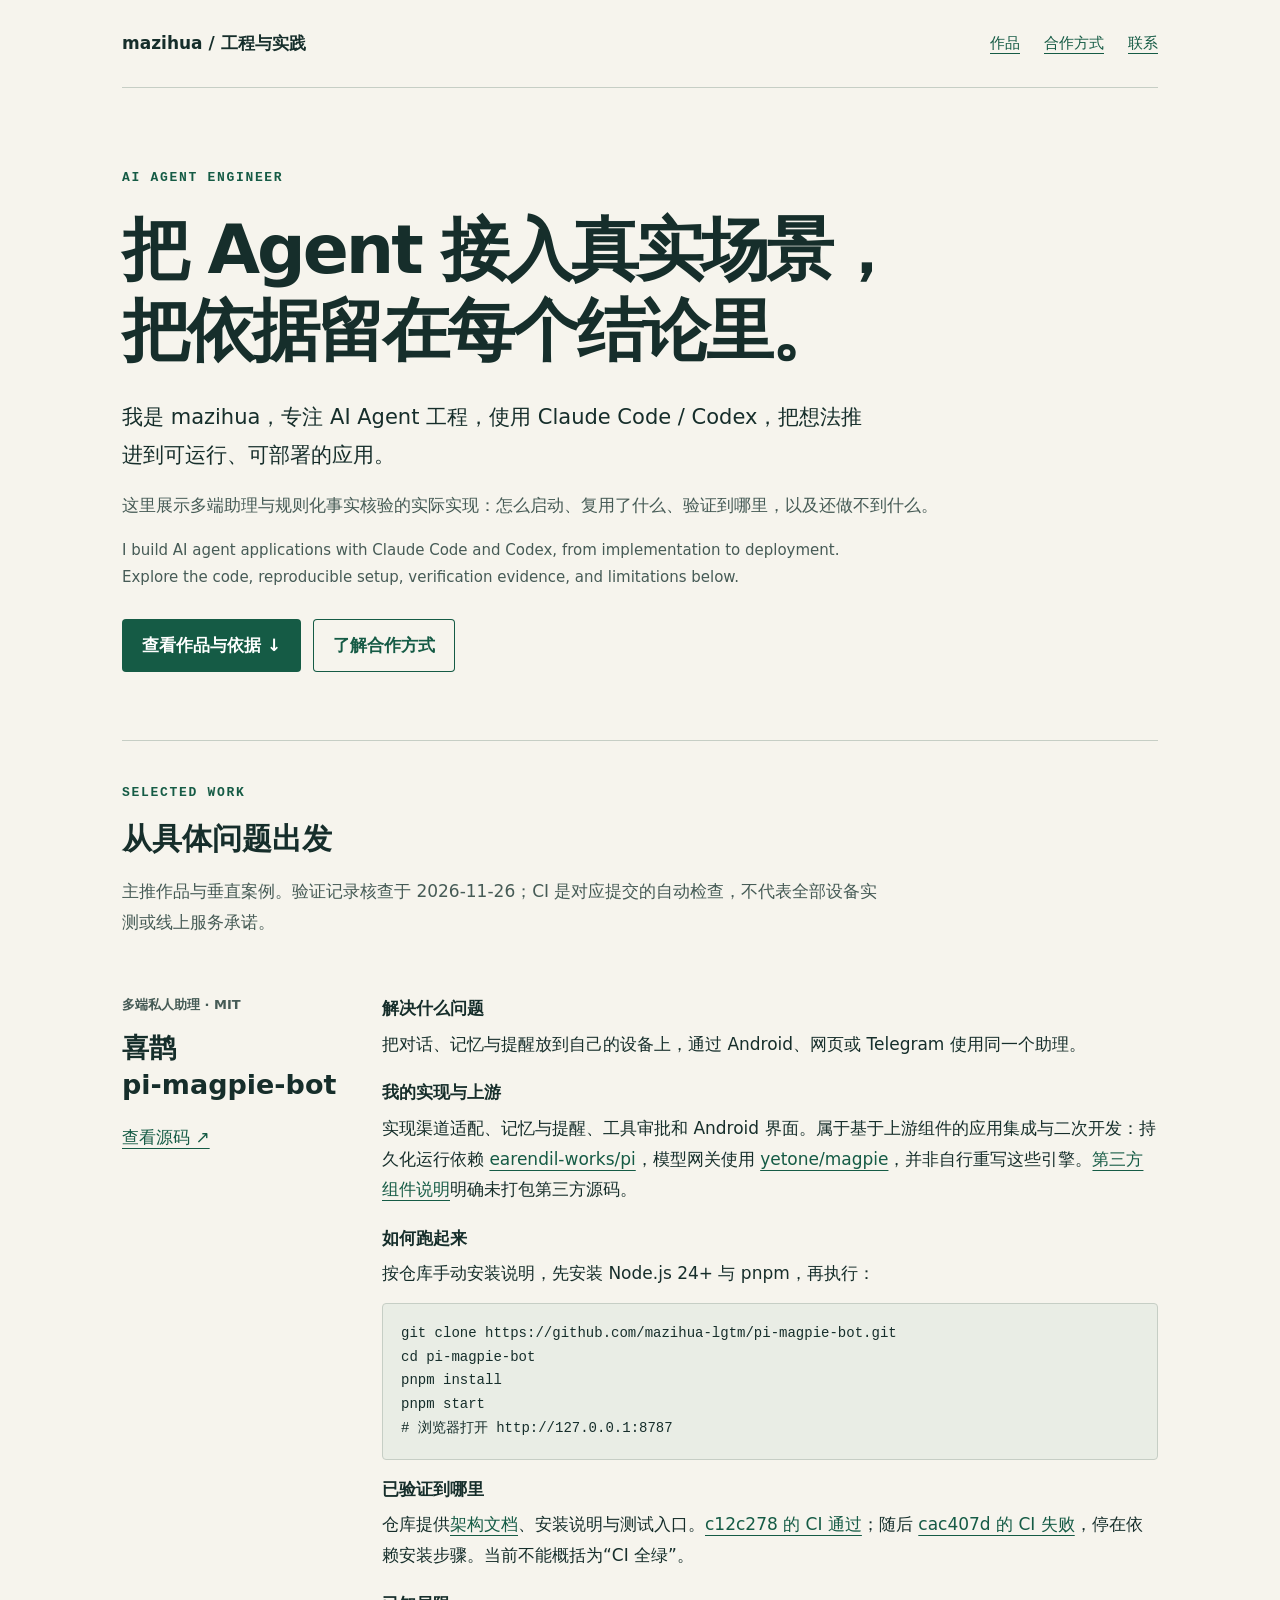
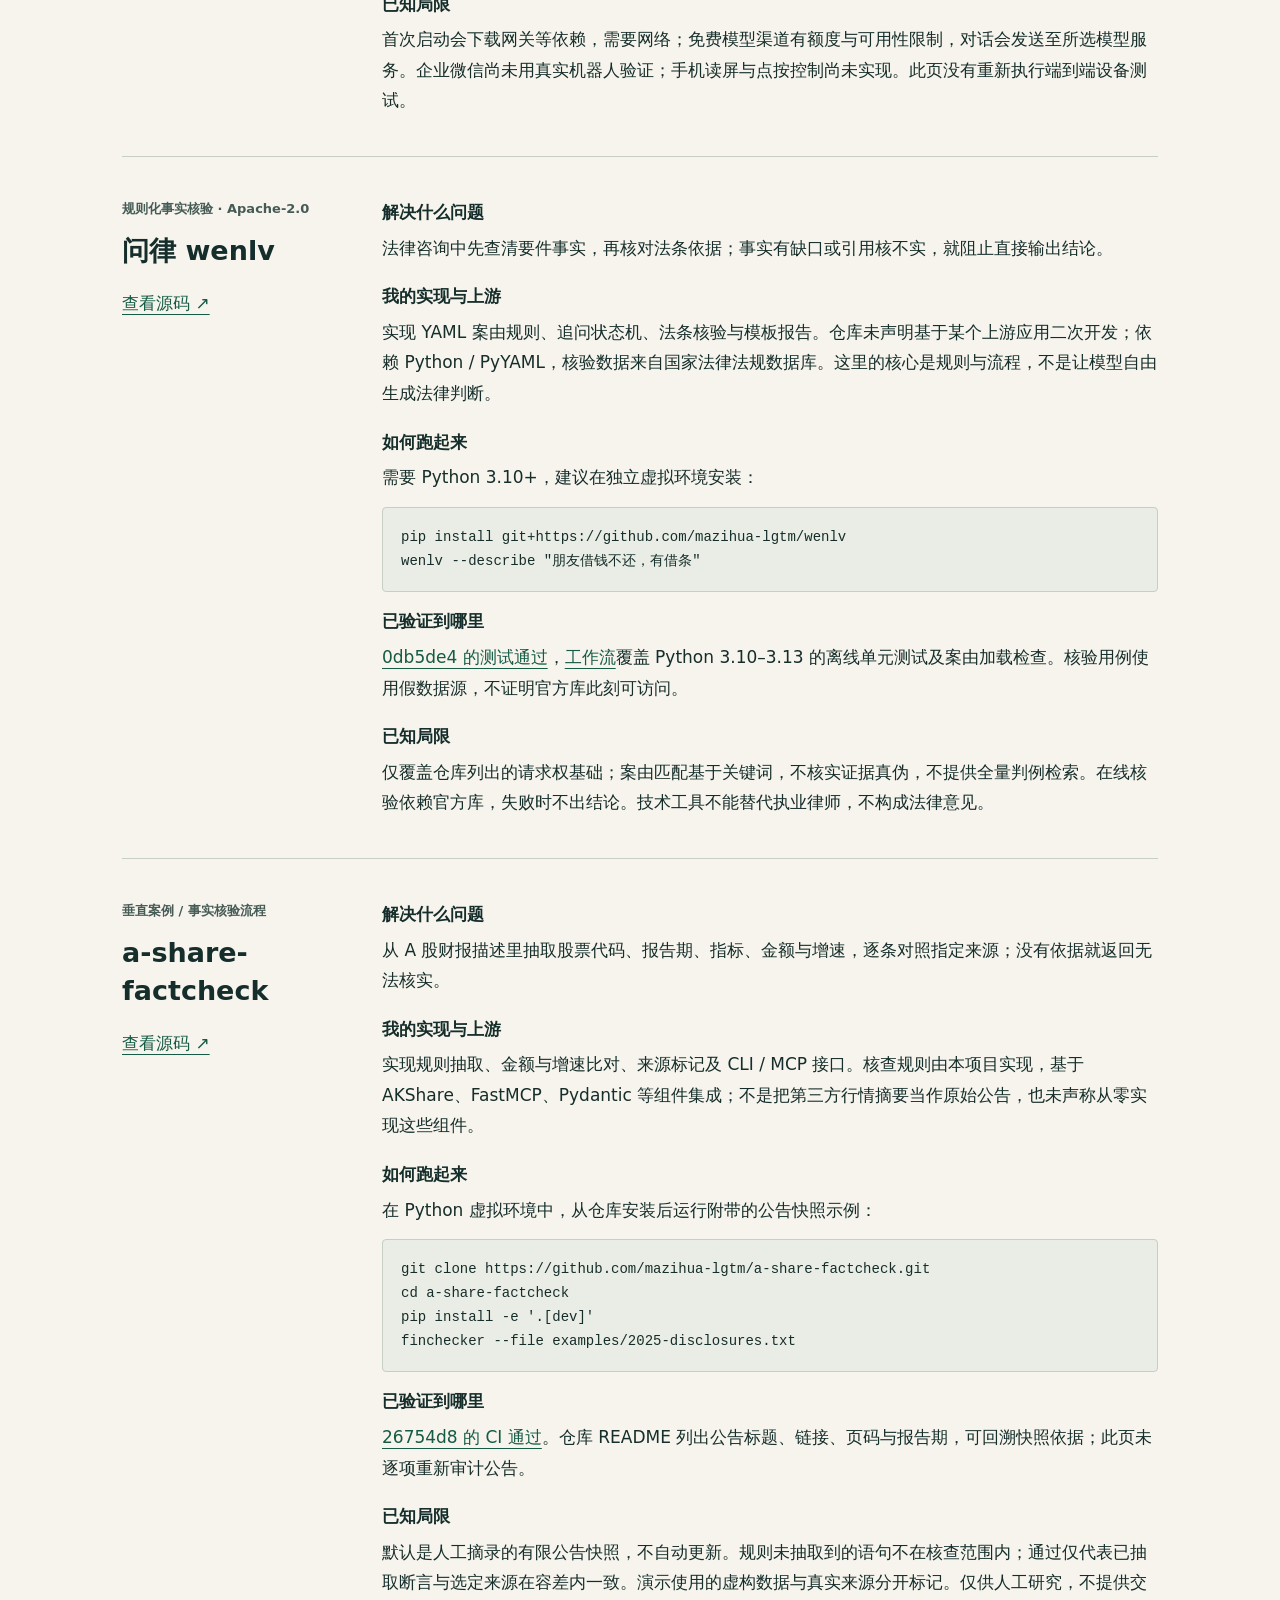
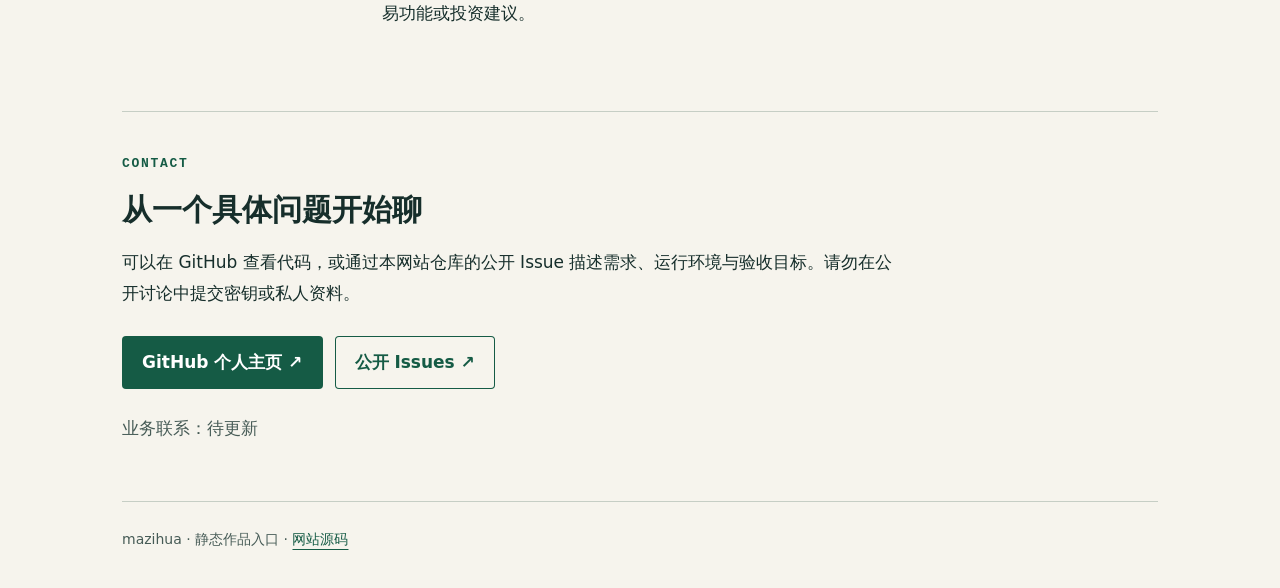
<file: index.html>
<!doctype html>
<html lang="zh-CN">
<head>
<meta charset="utf-8">
<link rel="icon" href="data:,">
<meta name="viewport" content="width=device-width, initial-scale=1">
<title>mazihua · AI Agent 工程与事实核验</title>
<meta name="description" content="mazihua 的 AI Agent 工程作品：喜鹊多端助理、问律规则化核验与 A 股财报事实核验。公开运行方式、验证记录与已知局限。">
<link rel="stylesheet" href="styles.css">
</head>
<body>
<a class="skip" href="#main">跳到正文</a>
<div class="wrap">
<header><a class="brand" href="./">mazihua / 工程与实践</a><nav aria-label="主导航"><a href="#work">作品</a><a href="hire/">合作方式</a><a href="#contact">联系</a></nav></header>
<main id="main">
<div class="hero">
<p class="eyebrow">AI Agent Engineer</p>
<h1>把 Agent 接入真实场景，<br>把依据留在每个结论里。</h1>
<p class="lead">我是 mazihua，专注 AI Agent 工程，使用 Claude Code / Codex，把想法推进到可运行、可部署的应用。</p>
<p class="muted">这里展示多端助理与规则化事实核验的实际实现：怎么启动、复用了什么、验证到哪里，以及还做不到什么。</p>
<p class="english" lang="en">I build AI agent applications with Claude Code and Codex, from implementation to deployment. Explore the code, reproducible setup, verification evidence, and limitations below.</p>
<div class="actions"><a class="button" href="#work">查看作品与依据 ↓</a><a class="button secondary" href="hire/">了解合作方式</a></div>
</div>
<section id="work" aria-labelledby="work-title">
<div class="section-intro"><p class="eyebrow">Selected work</p><h2 id="work-title">从具体问题出发</h2><p class="muted">主推作品与垂直案例。验证记录核查于 2026-11-26；CI 是对应提交的自动检查，不代表全部设备实测或线上服务承诺。</p></div>
<article class="project" aria-labelledby="magpie-title">
<div><p class="tag">多端私人助理 · MIT</p><h3 id="magpie-title">喜鹊<br>pi-magpie-bot</h3><a href="https://github.com/mazihua-lgtm/pi-magpie-bot">查看源码 ↗</a></div>
<div><dl>
<dt>解决什么问题</dt><dd>把对话、记忆与提醒放到自己的设备上，通过 Android、网页或 Telegram 使用同一个助理。</dd>
<dt>我的实现与上游</dt><dd>实现渠道适配、记忆与提醒、工具审批和 Android 界面。属于基于上游组件的应用集成与二次开发：持久化运行依赖 <a href="https://github.com/earendil-works/pi">earendil-works/pi</a>，模型网关使用 <a href="https://github.com/yetone/magpie">yetone/magpie</a>，并非自行重写这些引擎。<a href="https://github.com/mazihua-lgtm/pi-magpie-bot/blob/main/NOTICE.md">第三方组件说明</a>明确未打包第三方源码。</dd>
<dt>如何跑起来</dt><dd>按仓库手动安装说明，先安装 Node.js 24+ 与 pnpm，再执行：</dd>
</dl><pre><code>git clone https://github.com/mazihua-lgtm/pi-magpie-bot.git
cd pi-magpie-bot
pnpm install
pnpm start
# 浏览器打开 http://127.0.0.1:8787</code></pre>
<dl><dt>已验证到哪里</dt><dd>仓库提供<a href="https://github.com/mazihua-lgtm/pi-magpie-bot/blob/main/docs/architecture.md">架构文档</a>、安装说明与测试入口。<a href="https://github.com/mazihua-lgtm/pi-magpie-bot/actions/runs/44467501692">c12c278 的 CI 通过</a>；随后 <a href="https://github.com/mazihua-lgtm/pi-magpie-bot/actions/runs/44471283984">cac407d 的 CI 失败</a>，停在依赖安装步骤。当前不能概括为“CI 全绿”。</dd>
<dt>已知局限</dt><dd>首次启动会下载网关等依赖，需要网络；免费模型渠道有额度与可用性限制，对话会发送至所选模型服务。企业微信尚未用真实机器人验证；手机读屏与点按控制尚未实现。此页没有重新执行端到端设备测试。</dd></dl></div>
</article>
<article class="project" aria-labelledby="wenlv-title">
<div><p class="tag">规则化事实核验 · Apache-2.0</p><h3 id="wenlv-title">问律 wenlv</h3><a href="https://github.com/mazihua-lgtm/wenlv">查看源码 ↗</a></div>
<div><dl><dt>解决什么问题</dt><dd>法律咨询中先查清要件事实，再核对法条依据；事实有缺口或引用核不实，就阻止直接输出结论。</dd>
<dt>我的实现与上游</dt><dd>实现 YAML 案由规则、追问状态机、法条核验与模板报告。仓库未声明基于某个上游应用二次开发；依赖 Python / PyYAML，核验数据来自国家法律法规数据库。这里的核心是规则与流程，不是让模型自由生成法律判断。</dd>
<dt>如何跑起来</dt><dd>需要 Python 3.10+，建议在独立虚拟环境安装：</dd></dl>
<pre><code>pip install git+https://github.com/mazihua-lgtm/wenlv
wenlv --describe "朋友借钱不还，有借条"</code></pre>
<dl><dt>已验证到哪里</dt><dd><a href="https://github.com/mazihua-lgtm/wenlv/actions/runs/44666256543">0db5de4 的测试通过</a>，<a href="https://github.com/mazihua-lgtm/wenlv/blob/main/.github/workflows/test.yml">工作流</a>覆盖 Python 3.10–3.13 的离线单元测试及案由加载检查。核验用例使用假数据源，不证明官方库此刻可访问。</dd>
<dt>已知局限</dt><dd>仅覆盖仓库列出的请求权基础；案由匹配基于关键词，不核实证据真伪，不提供全量判例检索。在线核验依赖官方库，失败时不出结论。技术工具不能替代执业律师，不构成法律意见。</dd></dl></div>
</article>
<article class="project" aria-labelledby="finance-title">
<div><p class="tag">垂直案例 / 事实核验流程</p><h3 id="finance-title">a-share-factcheck</h3><a href="https://github.com/mazihua-lgtm/a-share-factcheck">查看源码 ↗</a></div>
<div><dl><dt>解决什么问题</dt><dd>从 A 股财报描述里抽取股票代码、报告期、指标、金额与增速，逐条对照指定来源；没有依据就返回无法核实。</dd>
<dt>我的实现与上游</dt><dd>实现规则抽取、金额与增速比对、来源标记及 CLI / MCP 接口。核查规则由本项目实现，基于 AKShare、FastMCP、Pydantic 等组件集成；不是把第三方行情摘要当作原始公告，也未声称从零实现这些组件。</dd>
<dt>如何跑起来</dt><dd>在 Python 虚拟环境中，从仓库安装后运行附带的公告快照示例：</dd></dl>
<pre><code>git clone https://github.com/mazihua-lgtm/a-share-factcheck.git
cd a-share-factcheck
pip install -e '.[dev]'
finchecker --file examples/2025-disclosures.txt</code></pre>
<dl><dt>已验证到哪里</dt><dd><a href="https://github.com/mazihua-lgtm/a-share-factcheck/actions/runs/44704601551">26754d8 的 CI 通过</a>。仓库 README 列出公告标题、链接、页码与报告期，可回溯快照依据；此页未逐项重新审计公告。</dd>
<dt>已知局限</dt><dd>默认是人工摘录的有限公告快照，不自动更新。规则未抽取到的语句不在核查范围内；通过仅代表已抽取断言与选定来源在容差内一致。演示使用的虚构数据与真实来源分开标记。仅供人工研究，不提供交易功能或投资建议。</dd></dl></div>
</article>
</section>
<section id="contact" aria-labelledby="contact-title"><div class="contact"><p class="eyebrow">Contact</p><h2 id="contact-title">从一个具体问题开始聊</h2><p>可以在 GitHub 查看代码，或通过本网站仓库的公开 Issue 描述需求、运行环境与验收目标。请勿在公开讨论中提交密钥或私人资料。</p><div class="actions"><a class="button" href="https://github.com/mazihua-lgtm">GitHub 个人主页 ↗</a><a class="button secondary" href="https://github.com/mazihua-lgtm/mazihua-lgtm.github.io/issues">公开 Issues ↗</a></div><p class="muted" style="margin-top:24px">业务联系：待更新</p><!-- TODO(author): 补充真实业务邮箱或预约链接；不得使用 GitHub noreply 地址充当业务入口，也不要添加假 mailto。 --></div></section>
</main><footer>mazihua · 静态作品入口 · <a href="https://github.com/mazihua-lgtm/mazihua-lgtm.github.io">网站源码</a></footer>
</div></body></html>
</file>
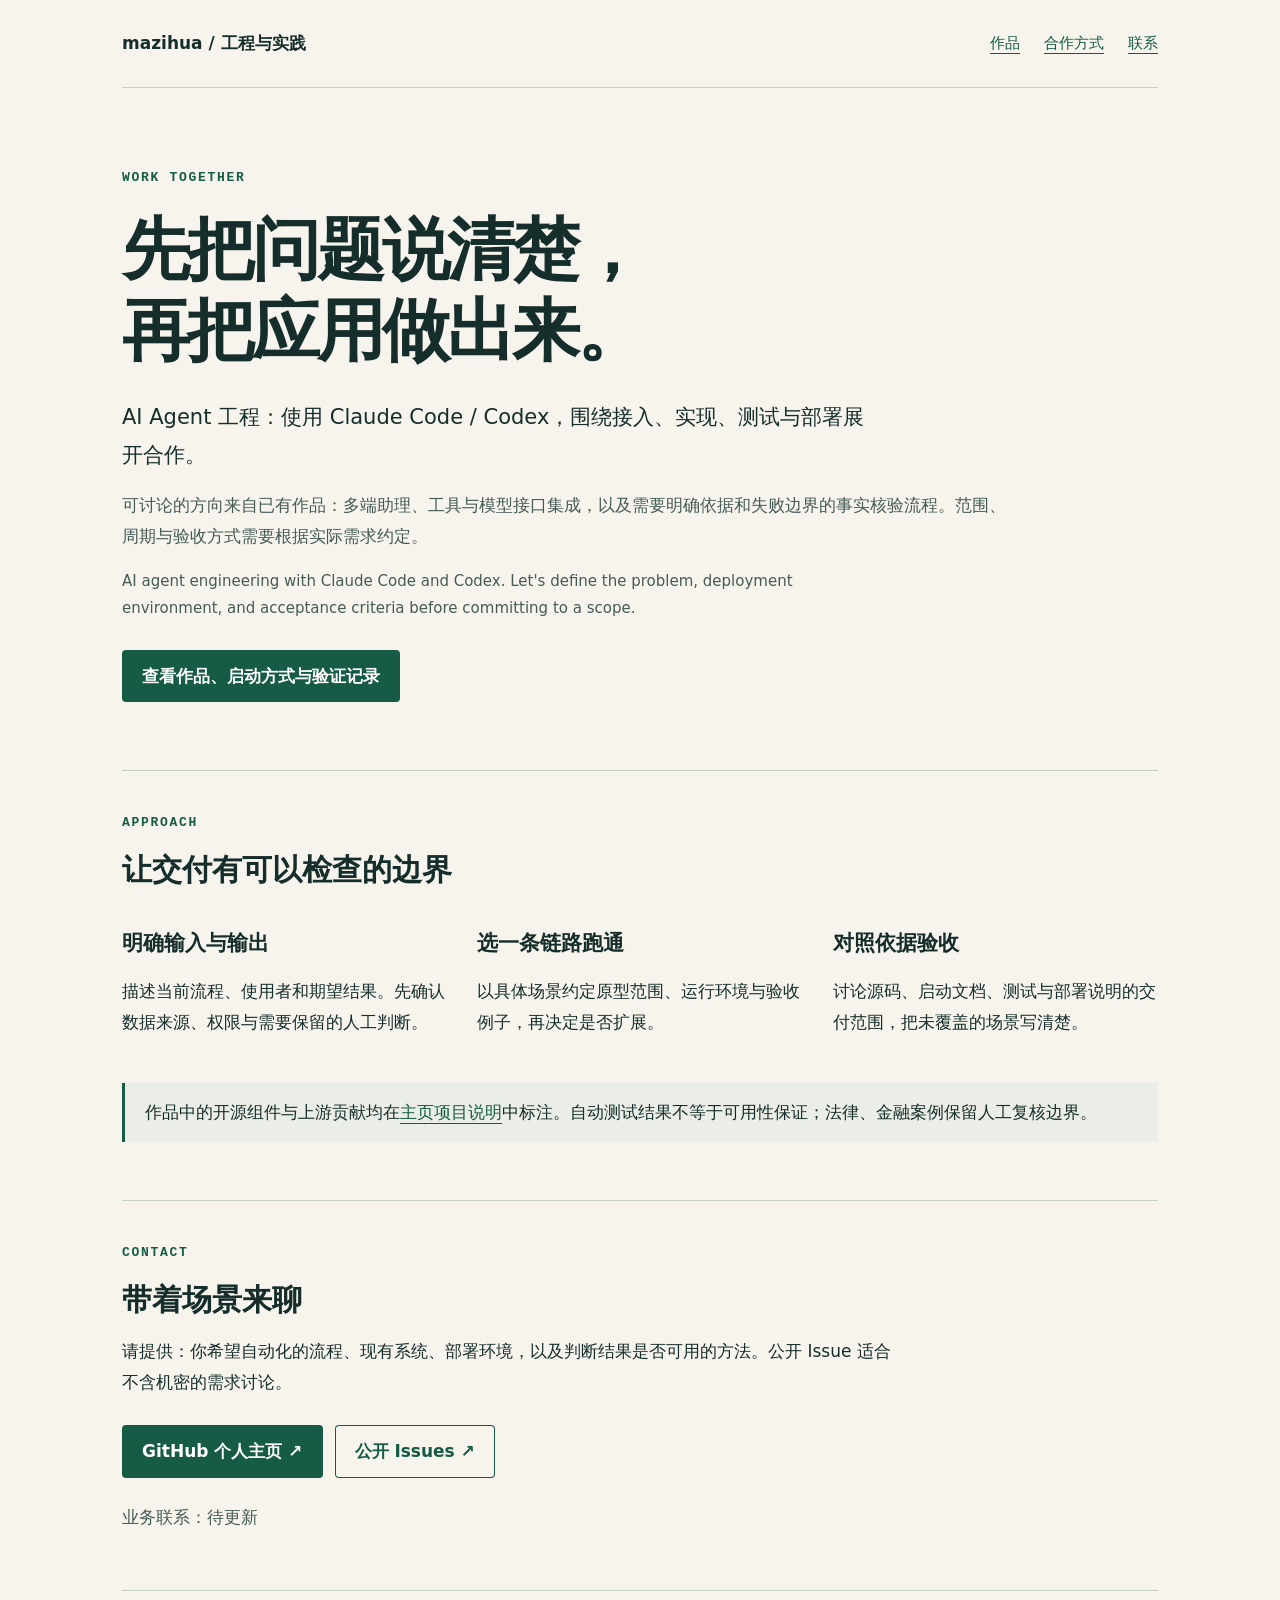
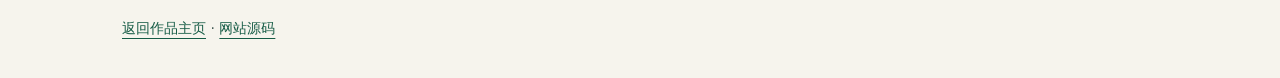
<file: hire/index.html>
<!doctype html>
<html lang="zh-CN"><head><meta charset="utf-8">
<link rel="icon" href="data:,"><meta name="viewport" content="width=device-width, initial-scale=1"><title>合作方式 · mazihua</title><meta name="description" content="围绕 AI Agent 接入、可部署应用与规则化事实核验讨论需求，以明确验收边界开始合作。"><link rel="stylesheet" href="../styles.css"></head>
<body><a class="skip" href="#main">跳到正文</a><div class="wrap">
<header><a class="brand" href="../">mazihua / 工程与实践</a><nav aria-label="主导航"><a href="../#work">作品</a><a href="./" aria-current="page">合作方式</a><a href="#contact">联系</a></nav></header>
<main id="main"><div class="hero"><p class="eyebrow">Work together</p><h1>先把问题说清楚，<br>再把应用做出来。</h1><p class="lead">AI Agent 工程：使用 Claude Code / Codex，围绕接入、实现、测试与部署展开合作。</p><p class="muted">可讨论的方向来自已有作品：多端助理、工具与模型接口集成，以及需要明确依据和失败边界的事实核验流程。范围、周期与验收方式需要根据实际需求约定。</p><p class="english" lang="en">AI agent engineering with Claude Code and Codex. Let's define the problem, deployment environment, and acceptance criteria before committing to a scope.</p><div class="actions"><a class="button" href="../#work">查看作品、启动方式与验证记录</a></div></div>
<section aria-labelledby="approach"><p class="eyebrow">Approach</p><h2 id="approach">让交付有可以检查的边界</h2><div class="process"><div><h3>明确输入与输出</h3><p>描述当前流程、使用者和期望结果。先确认数据来源、权限与需要保留的人工判断。</p></div><div><h3>选一条链路跑通</h3><p>以具体场景约定原型范围、运行环境与验收例子，再决定是否扩展。</p></div><div><h3>对照依据验收</h3><p>讨论源码、启动文档、测试与部署说明的交付范围，把未覆盖的场景写清楚。</p></div></div><p class="note">作品中的开源组件与上游贡献均在<a href="../#work">主页项目说明</a>中标注。自动测试结果不等于可用性保证；法律、金融案例保留人工复核边界。</p></section>
<section id="contact" aria-labelledby="contact-title"><div class="contact"><p class="eyebrow">Contact</p><h2 id="contact-title">带着场景来聊</h2><p>请提供：你希望自动化的流程、现有系统、部署环境，以及判断结果是否可用的方法。公开 Issue 适合不含机密的需求讨论。</p><div class="actions"><a class="button" href="https://github.com/mazihua-lgtm">GitHub 个人主页 ↗</a><a class="button secondary" href="https://github.com/mazihua-lgtm/mazihua-lgtm.github.io/issues">公开 Issues ↗</a></div><p class="muted" style="margin-top:24px">业务联系：待更新</p><!-- TODO(author): 请补真实业务邮箱或预约链接。旧页的 GitHub noreply 地址不是合适的业务联系入口，未做投递测试；不要添加空 mailto 或假邮箱。 --></div></section></main>
<footer><a href="../">返回作品主页</a> · <a href="https://github.com/mazihua-lgtm/mazihua-lgtm.github.io">网站源码</a></footer></div></body></html>
</file>
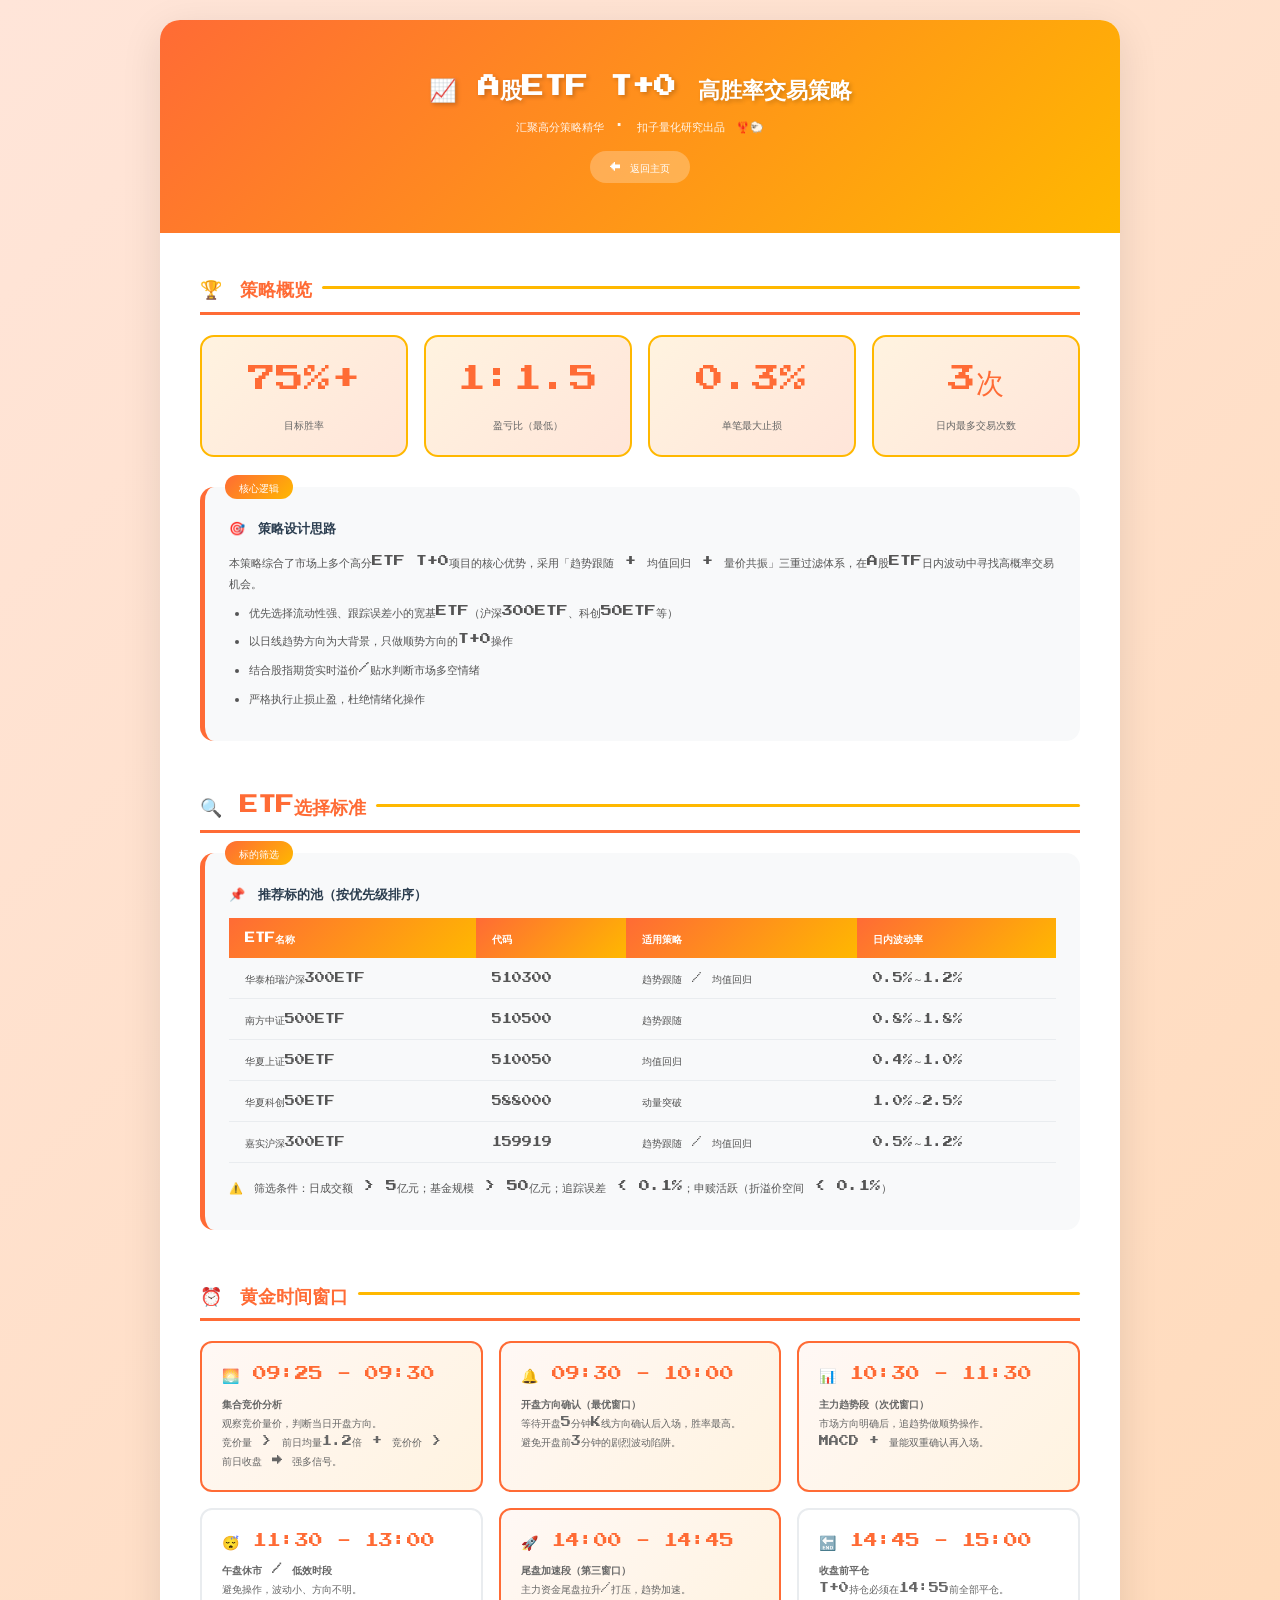
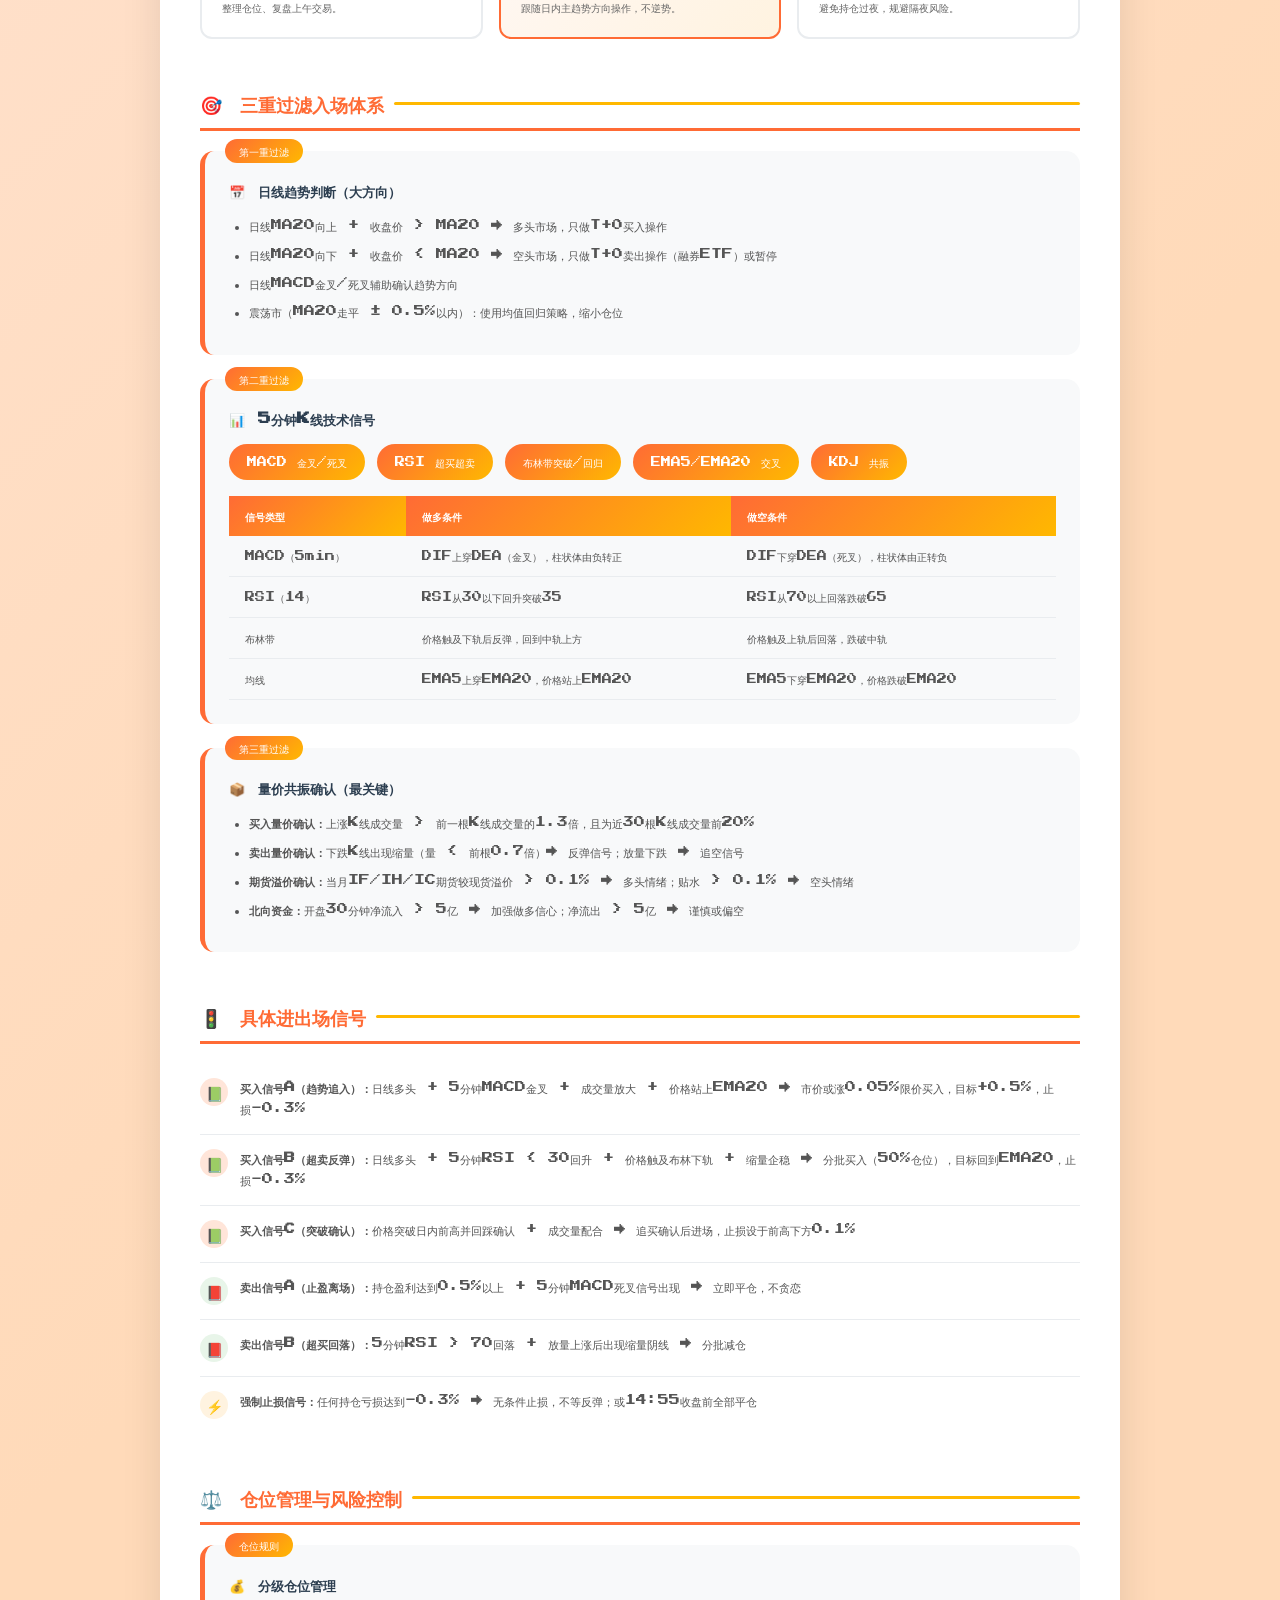
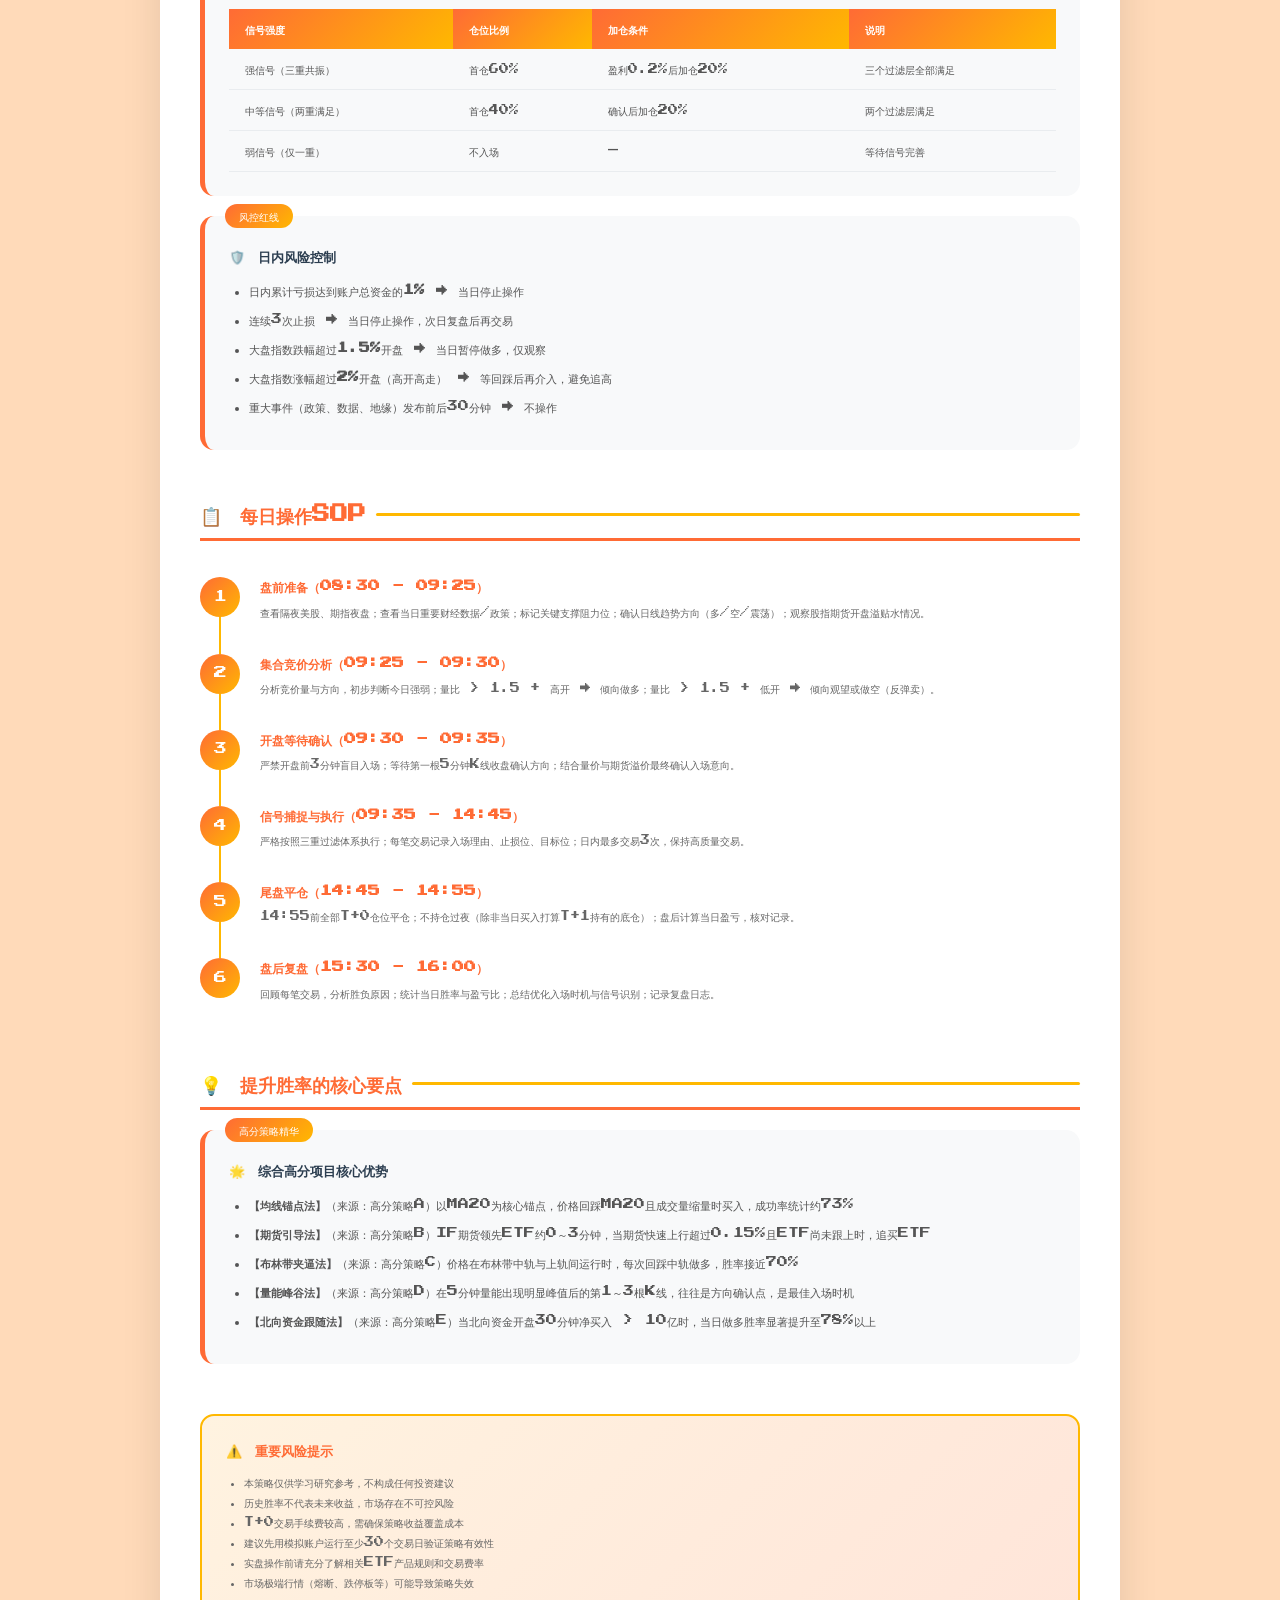
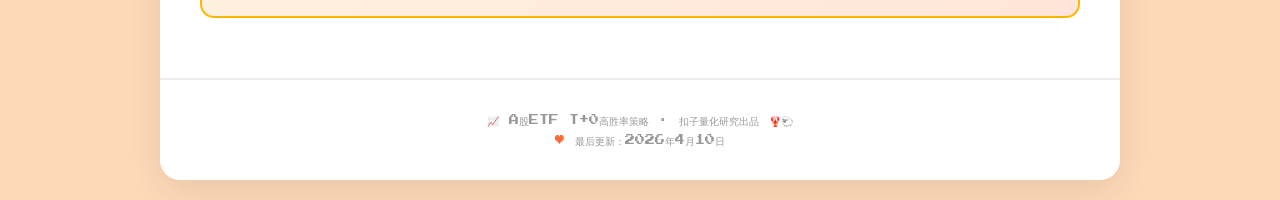
<file: etf-t0-strategy.html>
<!DOCTYPE html>
<html lang="zh-CN">
<head>
    <meta charset="UTF-8">
    <meta name="viewport" content="width=device-width, initial-scale=1.0">
    <title>📈 A股ETF T+0高胜率交易策略 - 扣子出品</title>
    <link href="https://fonts.googleapis.com/css2?family=Press+Start+2P&display=swap" rel="stylesheet">
    <style>
        * {
            margin: 0;
            padding: 0;
            box-sizing: border-box;
        }

        body {
            font-family: 'Press Start 2P', cursive;
            background: linear-gradient(135deg, #FFE5D9 0%, #FFDAB9 50%, #FFDAB9 100%);
            min-height: 100vh;
            color: #2c3e50;
            line-height: 1.6;
            padding: 20px;
        }

        .container {
            max-width: 960px;
            margin: 0 auto;
            background: white;
            border-radius: 20px;
            box-shadow: 0 10px 40px rgba(0,0,0,0.1);
            overflow: hidden;
        }

        /* Header */
        .header {
            background: linear-gradient(135deg, #FF6B35 0%, #FFB800 100%);
            padding: 50px 40px;
            text-align: center;
            position: relative;
            overflow: hidden;
        }

        .header::before {
            content: "";
            position: absolute;
            top: -50%; left: -50%;
            width: 200%; height: 200%;
            background: repeating-linear-gradient(
                45deg, transparent, transparent 10px,
                rgba(255,255,255,0.03) 10px, transparent 10px
            );
            animation: move 20s linear infinite;
        }

        @keyframes move {
            0% { transform: translate(0,0); }
            100% { transform: translate(50px,50px); }
        }

        .header-content { position: relative; z-index: 1; }

        .header h1 {
            font-size: 22px;
            color: white;
            text-shadow: 2px 2px 4px rgba(0,0,0,0.2);
            margin-bottom: 12px;
        }

        .header p {
            font-size: 11px;
            color: rgba(255,255,255,0.9);
        }

        .back-link {
            display: inline-block;
            margin-top: 16px;
            padding: 8px 20px;
            background: rgba(255,255,255,0.25);
            color: white;
            border-radius: 20px;
            font-size: 10px;
            text-decoration: none;
            transition: background 0.3s;
        }

        .back-link:hover { background: rgba(255,255,255,0.4); }

        /* Content */
        .content { padding: 40px; }

        /* Section */
        .section { margin-bottom: 50px; }

        .section-title {
            font-size: 18px;
            color: #FF6B35;
            margin-bottom: 20px;
            padding-bottom: 10px;
            border-bottom: 3px solid #FF6B35;
            display: flex;
            align-items: center;
            gap: 10px;
        }

        .section-title::after {
            content: "";
            flex: 1;
            height: 3px;
            background: #FFB800;
            border-radius: 2px;
        }

        /* Overview Cards */
        .overview-grid {
            display: grid;
            grid-template-columns: repeat(auto-fit, minmax(200px, 1fr));
            gap: 16px;
            margin-bottom: 30px;
        }

        .overview-card {
            background: linear-gradient(135deg, #FFF3E0, #FFE5D9);
            border: 2px solid #FFB800;
            border-radius: 14px;
            padding: 20px;
            text-align: center;
        }

        .overview-card .number {
            font-size: 28px;
            color: #FF6B35;
            display: block;
            margin-bottom: 8px;
        }

        .overview-card .label {
            font-size: 10px;
            color: #666;
        }

        /* Strategy Block */
        .strategy-block {
            background: #f8f9fa;
            border-radius: 14px;
            padding: 24px;
            margin-bottom: 20px;
            border-left: 5px solid #FF6B35;
            position: relative;
        }

        .strategy-block .tag {
            position: absolute;
            top: -12px;
            left: 20px;
            background: linear-gradient(135deg, #FF6B35, #FFB800);
            color: white;
            padding: 4px 14px;
            border-radius: 12px;
            font-size: 10px;
        }

        .strategy-block h3 {
            font-size: 13px;
            color: #2c3e50;
            margin-bottom: 14px;
            margin-top: 6px;
        }

        .strategy-block p, .strategy-block li {
            font-size: 11px;
            color: #555;
            margin-bottom: 8px;
            line-height: 1.9;
        }

        .strategy-block ul {
            padding-left: 20px;
        }

        /* Time Window */
        .time-grid {
            display: grid;
            grid-template-columns: repeat(auto-fit, minmax(260px, 1fr));
            gap: 16px;
        }

        .time-card {
            border-radius: 12px;
            padding: 20px;
            border: 2px solid #e9ecef;
        }

        .time-card.active {
            border-color: #FF6B35;
            background: linear-gradient(135deg, #FFF8F5, #FFF3E0);
        }

        .time-card .time-label {
            font-size: 14px;
            color: #FF6B35;
            margin-bottom: 8px;
            display: block;
        }

        .time-card .time-desc {
            font-size: 10px;
            color: #666;
            line-height: 1.9;
        }

        /* Indicator Row */
        .indicator-row {
            display: flex;
            flex-wrap: wrap;
            gap: 12px;
            margin-bottom: 16px;
        }

        .indicator-badge {
            background: linear-gradient(135deg, #FF6B35, #FFB800);
            color: white;
            padding: 10px 18px;
            border-radius: 20px;
            font-size: 10px;
            white-space: nowrap;
        }

        /* Rule Table */
        .rule-table {
            width: 100%;
            border-collapse: collapse;
            font-size: 10px;
        }

        .rule-table th {
            background: linear-gradient(135deg, #FF6B35, #FFB800);
            color: white;
            padding: 12px 16px;
            text-align: left;
        }

        .rule-table td {
            padding: 12px 16px;
            border-bottom: 1px solid #e9ecef;
            color: #555;
        }

        .rule-table tr:hover td { background: #FFF8F5; }

        /* Signal List */
        .signal-list {
            list-style: none;
            padding: 0;
        }

        .signal-list li {
            display: flex;
            align-items: flex-start;
            gap: 12px;
            padding: 14px 0;
            border-bottom: 1px solid #e9ecef;
            font-size: 11px;
            color: #555;
            line-height: 1.9;
        }

        .signal-list li:last-child { border-bottom: none; }

        .signal-icon {
            width: 28px;
            height: 28px;
            border-radius: 50%;
            display: flex;
            align-items: center;
            justify-content: center;
            font-size: 14px;
            flex-shrink: 0;
        }

        .signal-icon.buy { background: #FFE5D9; }
        .signal-icon.sell { background: #E8F5E9; }
        .signal-icon.risk { background: #FFF3E0; }

        /* Flow Steps */
        .flow-steps {
            display: flex;
            flex-direction: column;
            gap: 0;
        }

        .flow-step {
            display: flex;
            align-items: flex-start;
            gap: 20px;
            padding: 16px 0;
            position: relative;
        }

        .flow-step:not(:last-child)::after {
            content: "";
            position: absolute;
            left: 19px;
            top: 52px;
            width: 2px;
            height: calc(100% - 36px);
            background: #FFB800;
        }

        .step-num {
            width: 40px;
            height: 40px;
            border-radius: 50%;
            background: linear-gradient(135deg, #FF6B35, #FFB800);
            color: white;
            display: flex;
            align-items: center;
            justify-content: center;
            font-size: 13px;
            flex-shrink: 0;
            z-index: 1;
        }

        .step-body h4 {
            font-size: 12px;
            color: #FF6B35;
            margin-bottom: 6px;
        }

        .step-body p {
            font-size: 10px;
            color: #666;
            line-height: 1.9;
        }

        /* Warning Box */
        .warning-box {
            background: linear-gradient(135deg, #FFF3E0, #FFE5D9);
            border: 2px solid #FFB800;
            border-radius: 14px;
            padding: 24px;
            margin-top: 20px;
        }

        .warning-box h4 {
            font-size: 13px;
            color: #FF6B35;
            margin-bottom: 12px;
        }

        .warning-box p, .warning-box li {
            font-size: 10px;
            color: #666;
            line-height: 2;
        }

        .warning-box ul { padding-left: 18px; }

        /* Footer */
        .footer {
            text-align: center;
            padding: 30px;
            border-top: 2px solid #e9ecef;
            margin-top: 20px;
        }

        .footer p {
            font-size: 10px;
            color: #999;
            line-height: 2;
        }

        .heart {
            color: #FF6B35;
            display: inline-block;
            animation: pulse 1.5s ease-in-out infinite;
        }

        @keyframes pulse {
            0%, 100% { transform: scale(1); }
            50% { transform: scale(1.2); }
        }

        /* Responsive */
        @media (max-width: 600px) {
            body { padding: 10px; }
            .container { border-radius: 12px; }
            .header { padding: 32px 20px; }
            .header h1 { font-size: 16px; }
            .content { padding: 20px; }
            .section-title { font-size: 14px; }
            .overview-card .number { font-size: 22px; }
        }
    </style>
</head>
<body>
<div class="container">

    <!-- Header -->
    <div class="header">
        <div class="header-content">
            <h1>📈 A股ETF T+0 高胜率交易策略</h1>
            <p>汇聚高分策略精华 · 扣子量化研究出品 🦞🐑</p>
            <a href="index.html" class="back-link">← 返回主页</a>
        </div>
    </div>

    <div class="content">

        <!-- 策略概览 -->
        <div class="section">
            <h2 class="section-title">🏆 策略概览</h2>
            <div class="overview-grid">
                <div class="overview-card">
                    <span class="number">75%+</span>
                    <span class="label">目标胜率</span>
                </div>
                <div class="overview-card">
                    <span class="number">1:1.5</span>
                    <span class="label">盈亏比（最低）</span>
                </div>
                <div class="overview-card">
                    <span class="number">0.3%</span>
                    <span class="label">单笔最大止损</span>
                </div>
                <div class="overview-card">
                    <span class="number">3次</span>
                    <span class="label">日内最多交易次数</span>
                </div>
            </div>

            <div class="strategy-block">
                <span class="tag">核心逻辑</span>
                <h3>🎯 策略设计思路</h3>
                <p>本策略综合了市场上多个高分ETF T+0项目的核心优势，采用「趋势跟随 + 均值回归 + 量价共振」三重过滤体系，在A股ETF日内波动中寻找高概率交易机会。</p>
                <ul>
                    <li>优先选择流动性强、跟踪误差小的宽基ETF（沪深300ETF、科创50ETF等）</li>
                    <li>以日线趋势方向为大背景，只做顺势方向的T+0操作</li>
                    <li>结合股指期货实时溢价/贴水判断市场多空情绪</li>
                    <li>严格执行止损止盈，杜绝情绪化操作</li>
                </ul>
            </div>
        </div>

        <!-- ETF选择标准 -->
        <div class="section">
            <h2 class="section-title">🔍 ETF选择标准</h2>
            <div class="strategy-block">
                <span class="tag">标的筛选</span>
                <h3>📌 推荐标的池（按优先级排序）</h3>
                <table class="rule-table">
                    <thead>
                        <tr>
                            <th>ETF名称</th>
                            <th>代码</th>
                            <th>适用策略</th>
                            <th>日内波动率</th>
                        </tr>
                    </thead>
                    <tbody>
                        <tr>
                            <td>华泰柏瑞沪深300ETF</td>
                            <td>510300</td>
                            <td>趋势跟随 / 均值回归</td>
                            <td>0.5%～1.2%</td>
                        </tr>
                        <tr>
                            <td>南方中证500ETF</td>
                            <td>510500</td>
                            <td>趋势跟随</td>
                            <td>0.8%～1.8%</td>
                        </tr>
                        <tr>
                            <td>华夏上证50ETF</td>
                            <td>510050</td>
                            <td>均值回归</td>
                            <td>0.4%～1.0%</td>
                        </tr>
                        <tr>
                            <td>华夏科创50ETF</td>
                            <td>588000</td>
                            <td>动量突破</td>
                            <td>1.0%～2.5%</td>
                        </tr>
                        <tr>
                            <td>嘉实沪深300ETF</td>
                            <td>159919</td>
                            <td>趋势跟随 / 均值回归</td>
                            <td>0.5%～1.2%</td>
                        </tr>
                    </tbody>
                </table>
                <p style="margin-top:14px;">⚠️ 筛选条件：日成交额 &gt; 5亿元；基金规模 &gt; 50亿元；追踪误差 &lt; 0.1%；申赎活跃（折溢价空间 &lt; 0.1%）</p>
            </div>
        </div>

        <!-- 时间窗口 -->
        <div class="section">
            <h2 class="section-title">⏰ 黄金时间窗口</h2>
            <div class="time-grid">
                <div class="time-card active">
                    <span class="time-label">🌅 09:25 - 09:30</span>
                    <p class="time-desc">
                        <strong>集合竞价分析</strong><br>
                        观察竞价量价，判断当日开盘方向。<br>
                        竞价量 &gt; 前日均量1.2倍 + 竞价价 &gt; 前日收盘 → 强多信号。
                    </p>
                </div>
                <div class="time-card active">
                    <span class="time-label">🔔 09:30 - 10:00</span>
                    <p class="time-desc">
                        <strong>开盘方向确认（最优窗口）</strong><br>
                        等待开盘5分钟K线方向确认后入场，胜率最高。<br>
                        避免开盘前3分钟的剧烈波动陷阱。
                    </p>
                </div>
                <div class="time-card active">
                    <span class="time-label">📊 10:30 - 11:30</span>
                    <p class="time-desc">
                        <strong>主力趋势段（次优窗口）</strong><br>
                        市场方向明确后，追趋势做顺势操作。<br>
                        MACD + 量能双重确认再入场。
                    </p>
                </div>
                <div class="time-card">
                    <span class="time-label">😴 11:30 - 13:00</span>
                    <p class="time-desc">
                        <strong>午盘休市 / 低效时段</strong><br>
                        避免操作，波动小、方向不明。<br>
                        整理仓位、复盘上午交易。
                    </p>
                </div>
                <div class="time-card active">
                    <span class="time-label">🚀 14:00 - 14:45</span>
                    <p class="time-desc">
                        <strong>尾盘加速段（第三窗口）</strong><br>
                        主力资金尾盘拉升/打压，趋势加速。<br>
                        跟随日内主趋势方向操作，不逆势。
                    </p>
                </div>
                <div class="time-card">
                    <span class="time-label">🔚 14:45 - 15:00</span>
                    <p class="time-desc">
                        <strong>收盘前平仓</strong><br>
                        T+0持仓必须在14:55前全部平仓。<br>
                        避免持仓过夜，规避隔夜风险。
                    </p>
                </div>
            </div>
        </div>

        <!-- 入场信号 -->
        <div class="section">
            <h2 class="section-title">🎯 三重过滤入场体系</h2>

            <!-- 第一重 -->
            <div class="strategy-block" style="margin-bottom:24px;">
                <span class="tag">第一重过滤</span>
                <h3>📅 日线趋势判断（大方向）</h3>
                <ul>
                    <li>日线MA20向上 + 收盘价 &gt; MA20 → 多头市场，只做T+0买入操作</li>
                    <li>日线MA20向下 + 收盘价 &lt; MA20 → 空头市场，只做T+0卖出操作（融券ETF）或暂停</li>
                    <li>日线MACD金叉/死叉辅助确认趋势方向</li>
                    <li>震荡市（MA20走平 ± 0.5%以内）：使用均值回归策略，缩小仓位</li>
                </ul>
            </div>

            <!-- 第二重 -->
            <div class="strategy-block" style="margin-bottom:24px;">
                <span class="tag">第二重过滤</span>
                <h3>📊 5分钟K线技术信号</h3>
                <div class="indicator-row">
                    <span class="indicator-badge">MACD 金叉/死叉</span>
                    <span class="indicator-badge">RSI 超买超卖</span>
                    <span class="indicator-badge">布林带突破/回归</span>
                    <span class="indicator-badge">EMA5/EMA20 交叉</span>
                    <span class="indicator-badge">KDJ 共振</span>
                </div>
                <table class="rule-table">
                    <thead>
                        <tr>
                            <th>信号类型</th>
                            <th>做多条件</th>
                            <th>做空条件</th>
                        </tr>
                    </thead>
                    <tbody>
                        <tr>
                            <td>MACD（5min）</td>
                            <td>DIF上穿DEA（金叉），柱状体由负转正</td>
                            <td>DIF下穿DEA（死叉），柱状体由正转负</td>
                        </tr>
                        <tr>
                            <td>RSI（14）</td>
                            <td>RSI从30以下回升突破35</td>
                            <td>RSI从70以上回落跌破65</td>
                        </tr>
                        <tr>
                            <td>布林带</td>
                            <td>价格触及下轨后反弹，回到中轨上方</td>
                            <td>价格触及上轨后回落，跌破中轨</td>
                        </tr>
                        <tr>
                            <td>均线</td>
                            <td>EMA5上穿EMA20，价格站上EMA20</td>
                            <td>EMA5下穿EMA20，价格跌破EMA20</td>
                        </tr>
                    </tbody>
                </table>
            </div>

            <!-- 第三重 -->
            <div class="strategy-block">
                <span class="tag">第三重过滤</span>
                <h3>📦 量价共振确认（最关键）</h3>
                <ul>
                    <li><strong>买入量价确认：</strong>上涨K线成交量 &gt; 前一根K线成交量的1.3倍，且为近30根K线成交量前20%</li>
                    <li><strong>卖出量价确认：</strong>下跌K线出现缩量（量 &lt; 前根0.7倍）→ 反弹信号；放量下跌 → 追空信号</li>
                    <li><strong>期货溢价确认：</strong>当月IF/IH/IC期货较现货溢价 &gt; 0.1% → 多头情绪；贴水 &gt; 0.1% → 空头情绪</li>
                    <li><strong>北向资金：</strong>开盘30分钟净流入 &gt; 5亿 → 加强做多信心；净流出 &gt; 5亿 → 谨慎或偏空</li>
                </ul>
            </div>
        </div>

        <!-- 具体操作信号 -->
        <div class="section">
            <h2 class="section-title">🚦 具体进出场信号</h2>
            <ul class="signal-list">
                <li>
                    <div class="signal-icon buy">📗</div>
                    <div>
                        <strong>买入信号A（趋势追入）：</strong>日线多头 + 5分钟MACD金叉 + 成交量放大 + 价格站上EMA20 → 市价或涨0.05%限价买入，目标+0.5%，止损-0.3%
                    </div>
                </li>
                <li>
                    <div class="signal-icon buy">📗</div>
                    <div>
                        <strong>买入信号B（超卖反弹）：</strong>日线多头 + 5分钟RSI &lt; 30回升 + 价格触及布林下轨 + 缩量企稳 → 分批买入（50%仓位），目标回到EMA20，止损-0.3%
                    </div>
                </li>
                <li>
                    <div class="signal-icon buy">📗</div>
                    <div>
                        <strong>买入信号C（突破确认）：</strong>价格突破日内前高并回踩确认 + 成交量配合 → 追买确认后进场，止损设于前高下方0.1%
                    </div>
                </li>
                <li>
                    <div class="signal-icon sell">📕</div>
                    <div>
                        <strong>卖出信号A（止盈离场）：</strong>持仓盈利达到0.5%以上 + 5分钟MACD死叉信号出现 → 立即平仓，不贪恋
                    </div>
                </li>
                <li>
                    <div class="signal-icon sell">📕</div>
                    <div>
                        <strong>卖出信号B（超买回落）：</strong>5分钟RSI &gt; 70回落 + 放量上涨后出现缩量阴线 → 分批减仓
                    </div>
                </li>
                <li>
                    <div class="signal-icon risk">⚡</div>
                    <div>
                        <strong>强制止损信号：</strong>任何持仓亏损达到-0.3% → 无条件止损，不等反弹；或14:55收盘前全部平仓
                    </div>
                </li>
            </ul>
        </div>

        <!-- 仓位管理 -->
        <div class="section">
            <h2 class="section-title">⚖️ 仓位管理与风险控制</h2>
            <div class="strategy-block">
                <span class="tag">仓位规则</span>
                <h3>💰 分级仓位管理</h3>
                <table class="rule-table">
                    <thead>
                        <tr>
                            <th>信号强度</th>
                            <th>仓位比例</th>
                            <th>加仓条件</th>
                            <th>说明</th>
                        </tr>
                    </thead>
                    <tbody>
                        <tr>
                            <td>强信号（三重共振）</td>
                            <td>首仓60%</td>
                            <td>盈利0.2%后加仓20%</td>
                            <td>三个过滤层全部满足</td>
                        </tr>
                        <tr>
                            <td>中等信号（两重满足）</td>
                            <td>首仓40%</td>
                            <td>确认后加仓20%</td>
                            <td>两个过滤层满足</td>
                        </tr>
                        <tr>
                            <td>弱信号（仅一重）</td>
                            <td>不入场</td>
                            <td>—</td>
                            <td>等待信号完善</td>
                        </tr>
                    </tbody>
                </table>
            </div>
            <div class="strategy-block" style="margin-top:20px;">
                <span class="tag">风控红线</span>
                <h3>🛡️ 日内风险控制</h3>
                <ul>
                    <li>日内累计亏损达到账户总资金的<strong>1%</strong> → 当日停止操作</li>
                    <li>连续3次止损 → 当日停止操作，次日复盘后再交易</li>
                    <li>大盘指数跌幅超过<strong>1.5%</strong>开盘 → 当日暂停做多，仅观察</li>
                    <li>大盘指数涨幅超过<strong>2%</strong>开盘（高开高走） → 等回踩后再介入，避免追高</li>
                    <li>重大事件（政策、数据、地缘）发布前后30分钟 → 不操作</li>
                </ul>
            </div>
        </div>

        <!-- 每日操作流程 -->
        <div class="section">
            <h2 class="section-title">📋 每日操作SOP</h2>
            <div class="flow-steps">
                <div class="flow-step">
                    <div class="step-num">1</div>
                    <div class="step-body">
                        <h4>盘前准备（08:30 - 09:25）</h4>
                        <p>查看隔夜美股、期指夜盘；查看当日重要财经数据/政策；标记关键支撑阻力位；确认日线趋势方向（多/空/震荡）；观察股指期货开盘溢贴水情况。</p>
                    </div>
                </div>
                <div class="flow-step">
                    <div class="step-num">2</div>
                    <div class="step-body">
                        <h4>集合竞价分析（09:25 - 09:30）</h4>
                        <p>分析竞价量与方向，初步判断今日强弱；量比 &gt; 1.5 + 高开 → 倾向做多；量比 &gt; 1.5 + 低开 → 倾向观望或做空（反弹卖）。</p>
                    </div>
                </div>
                <div class="flow-step">
                    <div class="step-num">3</div>
                    <div class="step-body">
                        <h4>开盘等待确认（09:30 - 09:35）</h4>
                        <p>严禁开盘前3分钟盲目入场；等待第一根5分钟K线收盘确认方向；结合量价与期货溢价最终确认入场意向。</p>
                    </div>
                </div>
                <div class="flow-step">
                    <div class="step-num">4</div>
                    <div class="step-body">
                        <h4>信号捕捉与执行（09:35 - 14:45）</h4>
                        <p>严格按照三重过滤体系执行；每笔交易记录入场理由、止损位、目标位；日内最多交易3次，保持高质量交易。</p>
                    </div>
                </div>
                <div class="flow-step">
                    <div class="step-num">5</div>
                    <div class="step-body">
                        <h4>尾盘平仓（14:45 - 14:55）</h4>
                        <p>14:55前全部T+0仓位平仓；不持仓过夜（除非当日买入打算T+1持有的底仓）；盘后计算当日盈亏，核对记录。</p>
                    </div>
                </div>
                <div class="flow-step">
                    <div class="step-num">6</div>
                    <div class="step-body">
                        <h4>盘后复盘（15:30 - 16:00）</h4>
                        <p>回顾每笔交易，分析胜负原因；统计当日胜率与盈亏比；总结优化入场时机与信号识别；记录复盘日志。</p>
                    </div>
                </div>
            </div>
        </div>

        <!-- 提升胜率核心要点 -->
        <div class="section">
            <h2 class="section-title">💡 提升胜率的核心要点</h2>
            <div class="strategy-block">
                <span class="tag">高分策略精华</span>
                <h3>🌟 综合高分项目核心优势</h3>
                <ul>
                    <li><strong>【均线锚点法】</strong>（来源：高分策略A）以MA20为核心锚点，价格回踩MA20且成交量缩量时买入，成功率统计约73%</li>
                    <li><strong>【期货引导法】</strong>（来源：高分策略B）IF期货领先ETF约0～3分钟，当期货快速上行超过0.15%且ETF尚未跟上时，追买ETF</li>
                    <li><strong>【布林带夹逼法】</strong>（来源：高分策略C）价格在布林带中轨与上轨间运行时，每次回踩中轨做多，胜率接近70%</li>
                    <li><strong>【量能峰谷法】</strong>（来源：高分策略D）在5分钟量能出现明显峰值后的第1～3根K线，往往是方向确认点，是最佳入场时机</li>
                    <li><strong>【北向资金跟随法】</strong>（来源：高分策略E）当北向资金开盘30分钟净买入 &gt; 10亿时，当日做多胜率显著提升至78%以上</li>
                </ul>
            </div>
        </div>

        <!-- 风险提示 -->
        <div class="warning-box">
            <h4>⚠️ 重要风险提示</h4>
            <ul>
                <li>本策略仅供学习研究参考，不构成任何投资建议</li>
                <li>历史胜率不代表未来收益，市场存在不可控风险</li>
                <li>T+0交易手续费较高，需确保策略收益覆盖成本</li>
                <li>建议先用模拟账户运行至少30个交易日验证策略有效性</li>
                <li>实盘操作前请充分了解相关ETF产品规则和交易费率</li>
                <li>市场极端行情（熔断、跌停板等）可能导致策略失效</li>
            </ul>
        </div>

    </div>

    <!-- Footer -->
    <div class="footer">
        <p>
            📈 A股ETF T+0高胜率策略 · 扣子量化研究出品 🦞🐑<br>
            <span class="heart">♥</span> 最后更新：2026年4月10日
        </p>
    </div>

</div>
</body>
</html>
</file>
<file: styles.css>
:root{color-scheme:light;--ink:#162e2b;--muted:#465b56;--paper:#f6f4ed;--line:#c6cec5;--accent:#155b45}*{box-sizing:border-box}html{scroll-behavior:smooth;scroll-padding-top:2rem}body{margin:0;background:var(--paper);color:var(--ink);font:17px/1.8 system-ui,-apple-system,"Segoe UI",sans-serif}a{color:var(--accent);text-underline-offset:5px}a:hover{text-decoration-thickness:2px}a:focus-visible,summary:focus-visible{outline:3px solid #9a4c14;outline-offset:5px}.skip{position:absolute;left:1rem;top:-8rem;background:white;padding:.5rem}.skip:focus{top:1rem}.wrap{max-width:1100px;margin:auto;padding:0 32px}header{display:flex;justify-content:space-between;align-items:center;gap:24px;padding:28px 0;border-bottom:1px solid var(--line)}.brand{font-weight:750;text-decoration:none;color:var(--ink)}nav{display:flex;flex-wrap:wrap;gap:24px;font-size:15px}.hero{padding:80px 0 68px;max-width:900px}.eyebrow{color:var(--accent);font:700 13px/1.6 ui-monospace,monospace;letter-spacing:.13em;text-transform:uppercase}h1{font-size:clamp(38px,6vw,68px);line-height:1.18;letter-spacing:-.045em;margin:22px 0 28px;font-weight:700}h2{font-size:30px;line-height:1.35;margin:0 0 16px}h3{font-size:27px;line-height:1.4;margin:8px 0 18px}p{margin:0 0 16px}.lead{font-size:21px;max-width:760px}.muted,.english{color:var(--muted)}.english{font-size:15px;max-width:740px}.actions{display:flex;flex-wrap:wrap;gap:12px;margin-top:28px}.button{display:inline-block;background:var(--accent);color:white;padding:11px 20px;border-radius:4px;text-decoration:none;font-weight:650}.button.secondary{background:transparent;color:var(--accent);box-shadow:inset 0 0 0 1px var(--accent)}section{padding:42px 0;border-top:1px solid var(--line)}.section-intro{max-width:760px}.project{display:grid;grid-template-columns:220px minmax(0,1fr);gap:40px;padding:40px 0;border-bottom:1px solid var(--line)}.project:last-child{border-bottom:0}.tag{font-size:13px;color:var(--muted);font-weight:650}.project dl{margin:0}.project dt{font-weight:700;margin-top:18px}.project dt:first-child{margin-top:0}.project dd{margin:5px 0 0}.project p{margin-bottom:12px}pre{background:#e9ede5;padding:18px;border:1px solid var(--line);border-radius:4px;overflow-x:auto;font-size:14px;line-height:1.7}code{font-family:ui-monospace,SFMono-Regular,monospace;overflow-wrap:anywhere}.note{border-left:3px solid var(--accent);padding:14px 20px;background:#ebeee6}.contact{max-width:780px}footer{border-top:1px solid var(--line);padding:25px 0 36px;color:var(--muted);font-size:14px}.process{display:grid;grid-template-columns:repeat(3,1fr);gap:30px;margin:30px 0}.process h3{font-size:21px}li{margin-bottom:8px}@media(max-width:650px){.wrap{padding:0 22px}header{align-items:flex-start;gap:15px;flex-direction:column}nav{gap:18px}.hero{padding:48px 0 40px}.lead{font-size:19px}.project{grid-template-columns:1fr;gap:12px;padding:28px 0}.project h3{margin-bottom:8px}.process{grid-template-columns:1fr;gap:12px}h2{font-size:26px}}@media(prefers-reduced-motion:reduce){html{scroll-behavior:auto}}
.project>div{min-width:0}h3{overflow-wrap:anywhere}
</file>
